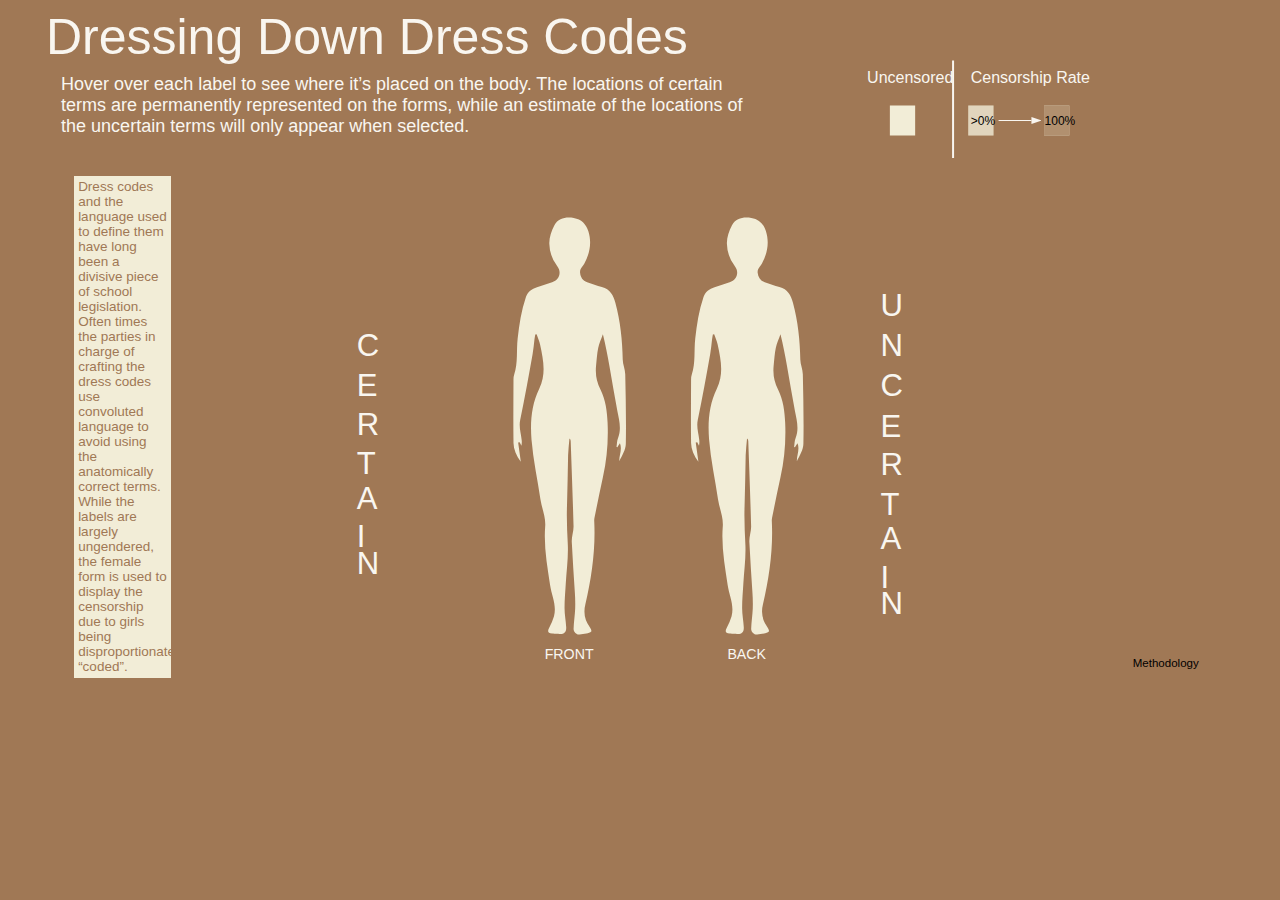
<file: Uncertainties/index.html>
<!DOCTYPE html>
<html lang="en">
<head>
    <meta charset="UTF-8">
    <meta name="viewport" content="width=device-width, initial-scale=1.0">
    <title>Dress Codes</title>
    <link rel="stylesheet" href="style.css"/>
</head>
<body>
<div>
    <div id="title">
        <header>Dressing Down Dress Codes</header>
        <p id="instructions">Hover over each label to see where it’s placed on the body. The locations of certain terms are permanently represented on the forms, while an estimate of the locations of the uncertain terms will only appear when selected.</p>
    </div>
    <div id="legend-div"> 
        <svg id="legend">
            <!-- <rect id="help"></rect> -->
            <line x1="37%" y1="35%" x2="37%" y2="100%" style="stroke:#F9F6F0;stroke-width:2" />
            <text class="svg-text" x="20%" y="50%">Uncensored</text>
            <text class="svg-text" x="40.5%" y="50%">Censorship Rate</text>
            <rect class="legend" x="24.5%" y="65%"></rect>
            <rect class="legend" x="40%" y="65%"></rect>
            <rect class="legend" x="55%" y="65%"></rect>
            <rect class="legend_opaque" x="40%" y="65%" style="opacity: 20%;"></rect>
            <rect class="legend_opaque" x="55%" y="65%" style="opacity: 80%;"></rect>
            <text class="legend_text" id="start_leg" x="40.5%" y="78%">>0%</text>
            <text class="legend_text" id="end_leg" x="55.1%" y="78%">100%</text>
            <defs>
                <marker id="arrowhead" markerWidth="10" markerHeight="7" fill="#F9F6F0"
                refX="0" refY="3.5" orient="auto">
                    <polygon points="0 0, 10 3.5, 0 7" />
                </marker>
            </defs>
            <line x1="46%" y1="75%" x2="52.5%" y2="75%" stroke="#F9F6F0"
            stroke-width="1" marker-end="url(#arrowhead)" />
        </svg>
    </div> 
</div>
<div>
    <div id="details-div">
        <p id="details">Dress codes and the language used to define them have long been a divisive piece of school legislation. Often times the parties in charge of crafting the dress codes use convoluted language to avoid using the anatomically correct terms. While the labels are largely ungendered, the female form is used to display the censorship due to girls being disproportionately “coded”.</p>
    </div>
    <div id="my_dataviz">
        <svg id="viz" viewBox="0 0 1210 550">
            <path transform="translate(350,25)" d='M 29.86 134.47 c -0.32 1.86 -0.7 3.72 -0.94 5.6 c -0.72 5.59 -1.11 11.24 -2.11 16.77 c -4.47 24.6 -8.69 49.25 -13.91 73.68 c -1.68 7.85 0.67 14.69 1.52 22 a 20.23 20.23 0 0 1 -0.17 7.38 l -2 -4.11 l -1.69 0.29 l 3 21.84 C 8.52 270.75 5.42 264 5.31 256.7 c -0.33 -23.78 -0.07 -47.56 0 -71.34 a 19.21 19.21 0 0 1 0.87 -5.9 c 4.34 -13.21 2.28 -27 3.83 -40.49 c 1.84 -15.83 4.08 -31.56 9.31 -46.7 c 2.08 -6 6.58 -9.27 12.46 -11.06 c 5.69 -1.73 11.32 -3.67 17 -5.52 c 8.3 -2.71 11.07 -11.4 5.68 -18.27 a 42.56 42.56 0 0 1 -8.8 -24.93 c -0.23 -7 2.31 -14.79 5.74 -21.05 C 55.84 3.35 64.32 1.8 73.16 3.23 C 81.76 4.62 87 10 89.56 18 c 4.06 12.77 1.86 24.95 -4.41 36.51 c -1.84 3.39 -5.33 5.76 -4.84 10.49 c 0.54 5.17 3 9 8 10.64 c 5.49 1.79 10.9 3.94 16.49 5.32 c 9.43 2.33 13 9.46 15.24 17.76 c 5.64 20.95 7.93 42.32 8.29 64 c 0.1 5.53 2.72 11 2.84 16.54 c 0.57 26.09 1.15 52.19 0.65 78.28 c -0.13 6.68 -4.18 13.28 -7.38 19.68 c -0.15 -6.77 3.48 -13.16 0.76 -20.13 c -1.08 1.68 -2 3.11 -2.91 4.53 l -0.94 -0.31 c 0.51 -3.36 0.41 -7 1.64 -10 c 4.21 -10.46 1.21 -20.49 -0.76 -30.75 c -3.23 -16.9 -5.92 -33.9 -8.94 -50.84 C 111.25 158 109 146.31 106 134.22 c -1.81 5.16 -4.18 10.2 -5.29 15.51 c -1.35 6.46 -1.69 13.14 -2.38 19.74 a 48.29 48.29 0 0 0 5.07 27.37 c 5.72 11.54 7.28 24.38 7.89 37.23 A 234.27 234.27 0 0 1 106 295.42 c -3.32 15.2 -6.39 30.45 -9.52 45.69 a 16 16 0 0 0 -0.21 4 c 1.53 31.62 -2.86 62.56 -10 93.26 a 30.78 30.78 0 0 0 4.86 25.56 c 1.07 1.5 2.39 4.34 1.76 5.17 c -1.05 1.39 -3.52 1.89 -5.49 2.33 c -2.52 0.57 -5.15 0.65 -7.72 1 c -3 0.44 -6.82 -2.64 -6.68 -6.44 c 0.27 -7.54 1.43 -15 1.77 -22.57 a 165.68 165.68 0 0 0 -0.31 -17.4 c -1.15 -19.38 -2.69 -38.74 -3.52 -58.13 c -0.25 -5.72 2.1 -11.54 2 -17.27 c -0.85 -32.07 -2.09 -64.12 -3.22 -96.18 a 3.58 3.58 0 0 0 -1.38 -2.76 c -0.52 6.31 -1.34 12.62 -1.52 18.94 c -0.52 18.95 -0.53 37.91 -1.24 56.85 c -0.54 14.47 0.16 28.82 0.88 43.26 c 0.73 14.84 -1.44 29.81 -2.3 44.73 c -0.53 9.11 -1.39 18.23 -1.34 27.35 c 0 7.19 1.5 14.36 1.86 21.56 c 0.28 5.92 -3.13 8.33 -9 7.29 c -2.26 -0.39 -4.63 -0.08 -6.93 -0.31 c -4.79 -0.5 -5.41 -2.21 -3.22 -6.55 a 67.47 67.47 0 0 0 5.4 -13 c 3.23 -12.2 -2.71 -23.41 -4.42 -35.09 C 43.26 394.86 39.28 373 41 350.86 c 0.86 -10.83 -3.81 -20.33 -5.31 -30.56 c -3.27 -22.44 -8.25 -44.73 -10.08 -67.28 c -1.59 -19.47 -0.11 -39.5 8.7 -57.5 c 8.16 -16.68 4.43 -32.91 1 -49.41 c -0.84 -4.06 -2.63 -7.92 -4 -11.88 Z'></path>
            <path transform="translate(550,25)" d='M 29.86 134.47 c -0.32 1.86 -0.7 3.72 -0.94 5.6 c -0.72 5.59 -1.11 11.24 -2.11 16.77 c -4.47 24.6 -8.69 49.25 -13.91 73.68 c -1.68 7.85 0.67 14.69 1.52 22 a 20.23 20.23 0 0 1 -0.17 7.38 l -2 -4.11 l -1.69 0.29 l 3 21.84 C 8.52 270.75 5.42 264 5.31 256.7 c -0.33 -23.78 -0.07 -47.56 0 -71.34 a 19.21 19.21 0 0 1 0.87 -5.9 c 4.34 -13.21 2.28 -27 3.83 -40.49 c 1.84 -15.83 4.08 -31.56 9.31 -46.7 c 2.08 -6 6.58 -9.27 12.46 -11.06 c 5.69 -1.73 11.32 -3.67 17 -5.52 c 8.3 -2.71 11.07 -11.4 5.68 -18.27 a 42.56 42.56 0 0 1 -8.8 -24.93 c -0.23 -7 2.31 -14.79 5.74 -21.05 C 55.84 3.35 64.32 1.8 73.16 3.23 C 81.76 4.62 87 10 89.56 18 c 4.06 12.77 1.86 24.95 -4.41 36.51 c -1.84 3.39 -5.33 5.76 -4.84 10.49 c 0.54 5.17 3 9 8 10.64 c 5.49 1.79 10.9 3.94 16.49 5.32 c 9.43 2.33 13 9.46 15.24 17.76 c 5.64 20.95 7.93 42.32 8.29 64 c 0.1 5.53 2.72 11 2.84 16.54 c 0.57 26.09 1.15 52.19 0.65 78.28 c -0.13 6.68 -4.18 13.28 -7.38 19.68 c -0.15 -6.77 3.48 -13.16 0.76 -20.13 c -1.08 1.68 -2 3.11 -2.91 4.53 l -0.94 -0.31 c 0.51 -3.36 0.41 -7 1.64 -10 c 4.21 -10.46 1.21 -20.49 -0.76 -30.75 c -3.23 -16.9 -5.92 -33.9 -8.94 -50.84 C 111.25 158 109 146.31 106 134.22 c -1.81 5.16 -4.18 10.2 -5.29 15.51 c -1.35 6.46 -1.69 13.14 -2.38 19.74 a 48.29 48.29 0 0 0 5.07 27.37 c 5.72 11.54 7.28 24.38 7.89 37.23 A 234.27 234.27 0 0 1 106 295.42 c -3.32 15.2 -6.39 30.45 -9.52 45.69 a 16 16 0 0 0 -0.21 4 c 1.53 31.62 -2.86 62.56 -10 93.26 a 30.78 30.78 0 0 0 4.86 25.56 c 1.07 1.5 2.39 4.34 1.76 5.17 c -1.05 1.39 -3.52 1.89 -5.49 2.33 c -2.52 0.57 -5.15 0.65 -7.72 1 c -3 0.44 -6.82 -2.64 -6.68 -6.44 c 0.27 -7.54 1.43 -15 1.77 -22.57 a 165.68 165.68 0 0 0 -0.31 -17.4 c -1.15 -19.38 -2.69 -38.74 -3.52 -58.13 c -0.25 -5.72 2.1 -11.54 2 -17.27 c -0.85 -32.07 -2.09 -64.12 -3.22 -96.18 a 3.58 3.58 0 0 0 -1.38 -2.76 c -0.52 6.31 -1.34 12.62 -1.52 18.94 c -0.52 18.95 -0.53 37.91 -1.24 56.85 c -0.54 14.47 0.16 28.82 0.88 43.26 c 0.73 14.84 -1.44 29.81 -2.3 44.73 c -0.53 9.11 -1.39 18.23 -1.34 27.35 c 0 7.19 1.5 14.36 1.86 21.56 c 0.28 5.92 -3.13 8.33 -9 7.29 c -2.26 -0.39 -4.63 -0.08 -6.93 -0.31 c -4.79 -0.5 -5.41 -2.21 -3.22 -6.55 a 67.47 67.47 0 0 0 5.4 -13 c 3.23 -12.2 -2.71 -23.41 -4.42 -35.09 C 43.26 394.86 39.28 373 41 350.86 c 0.86 -10.83 -3.81 -20.33 -5.31 -30.56 c -3.27 -22.44 -8.25 -44.73 -10.08 -67.28 c -1.59 -19.47 -0.11 -39.5 8.7 -57.5 c 8.16 -16.68 4.43 -32.91 1 -49.41 c -0.84 -4.06 -2.63 -7.92 -4 -11.88 Z'></path>
            <text class="svg-text" id="certain_value" x="290px" y="100px"></text>
            <text class="svg-text" id="certain_text1" x="290px" y="60px"></text>
            <text class="svg-text" id="certain_text2" x="290px" y="120px"></text>
            <text class="svg-text" id="uncertain_value" x="750px" y="100px"></text>
            <text class="svg-text" id="uncertain_text1" x="750px" y="60px"></text>
            <text class="svg-text" id="uncertain_text2" x="750px" y="120px"></text>
            <text class="svg-text" x="230" y="160" style="writing-mode: tb; font-size: 35px" rotate=-90 letter-spacing="20">CERTAIN</text>
            <text class="svg-text" x="820" y="115" style="writing-mode: tb; font-size: 35px" rotate=-90 letter-spacing="20">UNCERTAIN</text>
            <text class="svg-text" x="418" y="525" style="text-anchor: middle;">FRONT</text>
            <text class="svg-text" x="618" y="525" style="text-anchor: middle;">BACK</text>
            <a href="https://github.com/amina-brown/information-aesthetics/tree/gh-pages/Uncertainties"><text x="87%" y="97%" style="color: #F2EDD7; font-size:small">Methodology</text></a>
        </svg>
    </div>
</div>
    <script src="https://d3js.org/d3.v4.js"></script>
    <script src="script.js"></script>
</body>
</html>
</file>
<file: Uncertainties/style.css>
@font-face {
    font-family: "Source Sans Pro Regular";
    src: url("SourceSansPro-Regular.ttf") format("truetype");
  }
 
body {
    background-color:#A07855;
    font-family: -apple-system, BlinkMacSystemFont, 'Segoe UI', Roboto, Oxygen, Ubuntu, Cantarell, 'Open Sans', 'Helvetica Neue', sans-serif;
}

div {
    float: left;
}

header {
    font-size: 50px;
    color:  #F9F6F0;
    font-family: -apple-system, BlinkMacSystemFont, 'Segoe UI', Roboto, Oxygen, Ubuntu, Cantarell, 'Open Sans', 'Helvetica Neue', sans-serif;
    margin-left: 5%;
    /* width: 100%; */
    /* float: left; */
    /* margin-top: 20px; */
    /* display: inline-block; */
}

#title {
    width: 60%;
    float: left;
}


path {
    fill:#F2EDD7;
}

#legend-div {
    width: 40%;
    float: left;
}

#legend {
    width: 100%;
    /* display: inline-block; */
    height: 100%;
}

#help {
 fill: red;
 width: 100%;
 height: 100%;
}

.legend {
 height: 20%;
 width: 5%;
 fill: #F2EDD7;
}

.legend_opaque {
    height: 20%;
    width: 5%;
    fill: #A07855;
   }

.legend_text {
    font-size: 12px;
}

#start_leg {
    color: #A07855;
}

#end_leg {
    color:#F2EDD7;
}

#instructions {
    margin-left: 7%;
    margin-top: 1%;
    display: inline-block;
    vertical-align: top;
    font-size: 18px;
    color:#F9F6F0;
}

#details-div {
    width: 15%;
    float: left;
}

#details {
    margin-right: 14%;
    margin-left: 35%;
    padding: 2%;
    font-size: 13.5px;
    background:#F2EDD7;
    color: #A07855
}
  
#my_dataviz {
    width: 85%;
    height: 550px;
}

#viz {
    height: 100%;
    width: 100%;
}


.title {
    font-size: 30px;
}

.uncertain_label {
    font-size: 20px;
}

.certain_label {
    font-size: 20px;
    text-anchor: end;
}

.uncertain_rect {
    fill: none;
    stroke: none;
}

.certain_rect {
    fill: #A07855;
    stroke: none;
}

.svg-text, .certain_label, .uncertain_label  {
    fill: #F9F6F0;
}

#certain_value, #uncertain_value {
    font-size: 40px;
    text-anchor: middle;
}

#certain_text1, #certain_text2, #uncertain_text1, #uncertain_text2 {
    font-size: 15px;
    text-anchor: middle;
}
</file>
